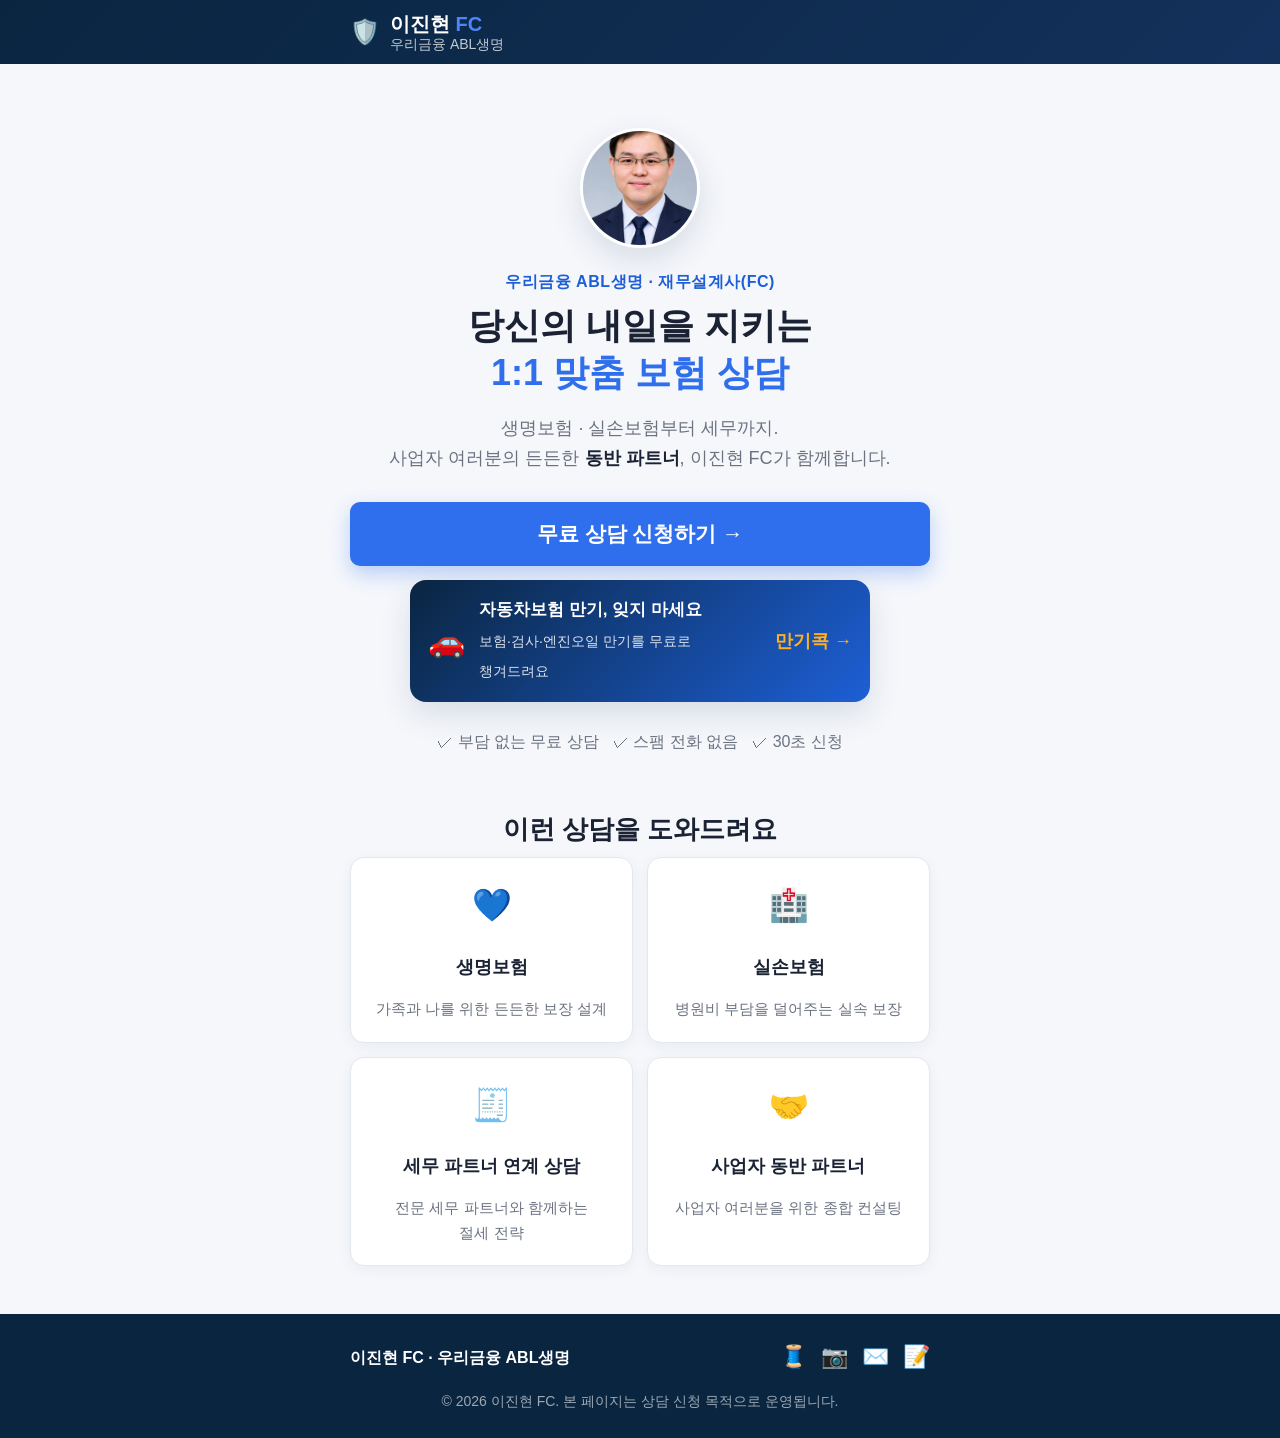
<file: index.html>
<!DOCTYPE html>
<html lang="ko">
<head>
  <meta charset="UTF-8" />
  <meta name="viewport" content="width=device-width, initial-scale=1.0" />
  <title>이진현 FC | 우리금융 ABL생명 · 무료 보험 상담</title>
  <meta
    name="description"
    content="우리금융 ABL생명 이진현 FC — 생명보험·실손보험·세무 상담, 사업자 여러분의 동반 파트너. 1:1 무료 맞춤 상담을 신청하세요."
  />

  <style>
    :root {
      --navy-900: #0a2540;
      --navy-700: #13315c;
      --blue-600: #1d5fd6;
      --blue-500: #2f6fed;
      --blue-400: #4f86f7;
      --blue-050: #eaf1fe;
      --ink: #1a2233;
      --muted: #6b7280;
      --line: #e2e8f0;
      --bg: #f5f7fb;
      --white: #ffffff;
      --red: #dc2626;
      --radius: 16px;
      --shadow: 0 12px 32px rgba(10, 37, 64, 0.12);
    }

    * {
      box-sizing: border-box;
    }

    body {
      margin: 0;
      color: var(--ink);
      font-family:
        -apple-system, BlinkMacSystemFont, "Segoe UI", Roboto,
        "Apple SD Gothic Neo", "Malgun Gothic", sans-serif;
      font-size: 18px;
      line-height: 1.7;
      word-break: keep-all;
      overflow-wrap: break-word;
      background: var(--bg);
    }

    .container {
      width: 100%;
      max-width: 620px;
      margin: 0 auto;
      padding: 0 20px;
    }

    .site-header {
      position: sticky;
      top: 0;
      z-index: 10;
      color: #fff;
      background: linear-gradient(
        135deg,
        var(--navy-900),
        var(--navy-700)
      );
    }

    .header-inner {
      display: flex;
      align-items: center;
      height: 64px;
    }

    .brand {
      display: flex;
      align-items: center;
      gap: 10px;
    }

    .brand-mark {
      font-size: 24px;
    }

    .brand-text {
      display: flex;
      flex-direction: column;
      line-height: 1.2;
    }

    .brand-text strong {
      font-size: 20px;
      font-weight: 700;
    }

    .brand-text strong em {
      color: var(--blue-400);
      font-style: normal;
    }

    .brand-text small {
      font-size: 14px;
      opacity: 0.75;
    }

    .progress {
      position: relative;
      height: 8px;
      margin: 24px 0 8px;
      background: var(--line);
      border-radius: 999px;
    }

    .progress-bar {
      width: 0;
      height: 100%;
      background: linear-gradient(
        90deg,
        var(--blue-500),
        var(--blue-400)
      );
      border-radius: 999px;
      transition: width 0.35s ease;
    }

    .progress-label {
      position: absolute;
      top: 12px;
      right: 0;
      color: var(--muted);
      font-size: 12px;
    }

    .step {
      margin: 28px 0 48px;
    }

    .card {
      padding: 28px 24px;
      background: var(--white);
      border: 1px solid var(--line);
      border-radius: var(--radius);
      box-shadow: var(--shadow);
    }

    .step h2 {
      margin: 0 0 6px;
      font-size: 26px;
      word-break: keep-all;
      text-wrap: balance;
    }

    .hint {
      margin: 0 0 20px;
      color: var(--muted);
      font-size: 17px;
      word-break: keep-all;
    }

    .hero {
      display: flex;
      flex-direction: column;
      align-items: center;
      padding: 36px 0 8px;
      text-align: center;
    }

    .hero > * {
      width: 100%;
    }

    .hero-photo {
      display: flex;
      justify-content: center;
      margin-bottom: 20px;
    }

    .photo-placeholder {
      display: flex;
      align-items: center;
      justify-content: center;
      width: 120px;
      height: 120px;
      overflow: hidden;
      background: var(--blue-050);
      border: 3px solid var(--white);
      border-radius: 50%;
      box-shadow: var(--shadow);
    }

    .photo-placeholder img {
      display: block;
      width: 100%;
      height: 100%;
      object-fit: cover;
    }

    .eyebrow {
      margin: 0 0 8px;
      color: var(--blue-600);
      font-size: 16px;
      font-weight: 700;
      letter-spacing: 0.5px;
      word-break: keep-all;
    }

    .hero h1 {
      margin: 0 0 16px;
      font-size: 36px;
      line-height: 1.3;
      word-break: keep-all;
      text-wrap: balance;
    }

    .hero .accent {
      color: var(--blue-500);
    }

    .lead {
      max-width: 520px;
      margin: 0 auto 28px;
      color: var(--muted);
      font-size: 18px;
      word-break: keep-all;
      text-wrap: pretty;
    }

    .lead strong {
      color: var(--ink);
    }

    .trust {
      display: flex;
      flex-wrap: wrap;
      justify-content: center;
      gap: 14px;
      padding: 0;
      margin: 26px 0 0;
      color: var(--muted);
      font-size: 16px;
      word-break: keep-all;
      list-style: none;
    }

    .services {
      margin-top: 44px;
    }

    .mangikok-card {
      display: flex;
      align-items: center;
      gap: 14px;
      box-sizing: border-box;
      max-width: 460px;
      margin: 14px auto 0;
      padding: 16px 18px;
      text-align: left;
      color: var(--white);
      text-decoration: none;
      background: linear-gradient(135deg, var(--navy-900), var(--blue-600));
      border-radius: var(--radius);
      box-shadow: var(--shadow);
    }

    .mangikok-card .mk-ico { font-size: 30px; }
    .mangikok-card .mk-text { flex: 1; min-width: 0; }
    .mangikok-card .mk-text strong { display: block; font-size: 17px; }
    .mangikok-card .mk-text span { font-size: 14px; opacity: 0.85; }
    .mangikok-card .mk-go { font-weight: 700; color: #ffb020; white-space: nowrap; }

    .section-title {
      margin: 0 0 20px;
      font-size: 24px;
      text-align: center;
      word-break: keep-all;
    }

    .service-grid {
      display: grid;
      grid-template-columns: 1fr 1fr;
      gap: 14px;
    }

    .service-card {
      display: flex;
      flex-direction: column;
      align-items: center;
      min-width: 0;
      padding: 20px 14px;
      text-align: center;
      background: var(--white);
      border: 1px solid var(--line);
      border-radius: 14px;
      box-shadow: 0 4px 14px rgba(10, 37, 64, 0.05);
    }

    .service-card .s-ico {
      display: block;
      margin-bottom: 8px;
      font-size: 32px;
    }

    .service-card strong {
      display: flex;
      align-items: center;
      justify-content: center;
      min-height: 52px;
      margin-bottom: 4px;
      font-size: 18px;
      line-height: 1.45;
      word-break: keep-all;
      text-wrap: balance;
    }

    .service-card p {
      margin: 0;
      color: var(--muted);
      font-size: 15px;
      line-height: 1.65;
      word-break: keep-all;
      text-wrap: pretty;
    }

    .field {
      margin-bottom: 14px;
    }

    .field label {
      display: block;
      margin-bottom: 8px;
      font-size: 17px;
      font-weight: 600;
      word-break: keep-all;
    }

    input[type="text"],
    input[type="tel"],
    input[type="email"] {
      width: 100%;
      padding: 15px 16px;
      font-size: 18px;
      border: 1.5px solid var(--line);
      border-radius: 10px;
      outline: none;
      transition:
        border-color 0.2s,
        box-shadow 0.2s;
    }

    input:focus {
      border-color: var(--blue-500);
      box-shadow: 0 0 0 3px var(--blue-050);
    }

    .error {
      min-height: 20px;
      margin: 6px 0 0;
      color: var(--red);
      font-size: 15px;
    }

    .options {
      display: grid;
      grid-template-columns: 1fr 1fr;
      gap: 10px;
    }

    .option {
      padding: 15px 12px;
      font-size: 17px;
      text-align: center;
      word-break: keep-all;
      cursor: pointer;
      background: var(--white);
      border: 1.5px solid var(--line);
      border-radius: 12px;
      transition: all 0.18s;
    }

    .option:hover {
      border-color: var(--blue-400);
    }

    .option.selected {
      color: var(--navy-700);
      font-weight: 600;
      background: var(--blue-050);
      border-color: var(--blue-500);
    }

    .consent-box {
      padding: 16px 18px;
      margin-bottom: 18px;
      font-size: 16px;
      word-break: keep-all;
      background: var(--bg);
      border-radius: 12px;
    }

    .consent-box p {
      margin: 4px 0;
    }

    .consent-box .small-note {
      margin-top: 10px;
      color: var(--muted);
      font-size: 14px;
    }

    .field.checkbox {
      margin-bottom: 10px;
    }

    .field.checkbox label {
      display: flex;
      align-items: flex-start;
      gap: 8px;
      font-size: 16px;
      font-weight: 400;
      cursor: pointer;
    }

    .field.checkbox input {
      flex: 0 0 auto;
      width: 18px;
      height: 18px;
      margin-top: 4px;
    }

    .btn {
      padding: 15px 22px;
      font-size: 18px;
      font-weight: 600;
      word-break: keep-all;
      cursor: pointer;
      border: none;
      border-radius: 10px;
      transition:
        transform 0.08s,
        background 0.2s;
    }

    .btn:active {
      transform: translateY(1px);
    }

    .btn-primary {
      color: #fff;
      background: var(--blue-500);
    }

    .btn-primary:hover {
      background: var(--blue-600);
    }

    .btn-ghost {
      color: var(--muted);
      background: transparent;
    }

    .btn-ghost:hover {
      color: var(--ink);
    }

    .btn-lg {
      padding: 18px 38px;
      font-size: 21px;
      box-shadow: 0 8px 20px rgba(47, 111, 237, 0.3);
    }

    .actions {
      display: flex;
      align-items: center;
      justify-content: space-between;
      gap: 12px;
      margin-top: 26px;
    }

    .done {
      text-align: center;
    }

    .done-icon {
      margin-bottom: 8px;
      font-size: 56px;
    }

    .summary-box {
      padding: 16px;
      margin: 20px 0;
      font-size: 16px;
      text-align: left;
      background: var(--bg);
      border-radius: 12px;
    }

    .summary-box div {
      display: flex;
      justify-content: space-between;
      gap: 12px;
      padding: 5px 0;
      border-bottom: 1px dashed var(--line);
    }

    .summary-box div:last-child {
      border-bottom: none;
    }

    .summary-box span:last-child {
      font-weight: 600;
      text-align: right;
    }

    .contact-title {
      margin: 24px 0 14px;
      font-size: 18px;
      font-weight: 600;
      text-align: center;
      word-break: keep-all;
    }

    .contact-links {
      display: grid;
      grid-template-columns: 1fr 1fr;
      gap: 12px;
    }

    .contact-btn {
      display: flex;
      align-items: center;
      justify-content: center;
      gap: 6px;
      padding: 15px;
      color: #fff;
      font-size: 17px;
      font-weight: 600;
      text-align: center;
      word-break: keep-all;
      text-decoration: none;
      border-radius: 12px;
      transition: opacity 0.2s;
    }

    .contact-btn:hover {
      opacity: 0.9;
    }

    .contact-btn.kakao {
      grid-column: 1 / -1;
      color: #191919;
      background: #fee500;
    }

    .contact-btn.threads {
      background: #101010;
    }

    .contact-btn.insta {
      background: linear-gradient(
        45deg,
        #f09433,
        #dc2743,
        #bc1888
      );
    }

    .contact-btn.mail {
      background: #03c75a;
    }

    .contact-btn.blog {
      background: #19ce60;
    }

    .site-footer {
      padding: 24px 0;
      margin-top: 40px;
      color: #fff;
      background: var(--navy-900);
    }

    .footer-contact {
      display: flex;
      flex-wrap: wrap;
      align-items: center;
      justify-content: space-between;
      gap: 12px;
    }

    .footer-name {
      font-size: 16px;
      font-weight: 600;
      word-break: keep-all;
    }

    .footer-links {
      display: flex;
      gap: 14px;
    }

    .footer-links a {
      font-size: 22px;
      text-decoration: none;
    }

    .footer-note {
      margin: 14px 0 0;
      color: rgba(255, 255, 255, 0.6);
      font-size: 14px;
      text-align: center;
      word-break: keep-all;
    }

    @media (max-width: 480px) {
      body {
        font-size: 17px;
      }

      .hero h1 {
        font-size: 30px;
      }

      .lead {
        font-size: 17px;
      }

      .service-grid {
        grid-template-columns: 1fr;
      }

      .service-card strong {
        min-height: auto;
      }

      .contact-links {
        grid-template-columns: 1fr;
      }

      .actions {
        align-items: stretch;
      }

      .actions .btn {
        flex: 1;
        padding-left: 12px;
        padding-right: 12px;
      }
    }
  </style>
</head>

<body>
  <header class="site-header">
    <div class="container header-inner">
      <div class="brand">
        <span class="brand-mark">🛡️</span>

        <div class="brand-text">
          <strong>이진현 <em>FC</em></strong>
          <small>우리금융 ABL생명</small>
        </div>
      </div>
    </div>
  </header>

  <main class="container">
    <div class="progress" id="progress" hidden>
      <div class="progress-bar" id="progressBar"></div>
      <span class="progress-label" id="progressLabel">1 / 3 단계</span>
    </div>

    <!-- 첫 화면 -->
    <section class="step" id="step-landing">
      <div class="hero">
        <div class="hero-photo">
          <div class="photo-placeholder">
            <img
              src="profile.jpg"
              alt="이진현 FC 프로필 사진"
            />
          </div>
        </div>

        <p class="eyebrow">
          우리금융 ABL생명 · 재무설계사(FC)
        </p>

        <h1>
          당신의 내일을 지키는<br />
          <span class="accent">1:1 맞춤 보험 상담</span>
        </h1>

        <p class="lead">
          생명보험 · 실손보험부터 세무까지.<br />
          사업자 여러분의 든든한
          <strong>동반 파트너</strong>,
          이진현 FC가 함께합니다.
        </p>

        <button
          type="button"
          class="btn btn-primary btn-lg"
          id="startBtn"
        >
          무료 상담 신청하기 →
        </button>

        <a class="mangikok-card" href="car/?utm_source=home">
          <span class="mk-ico">🚗</span>
          <span class="mk-text">
            <strong>자동차보험 만기, 잊지 마세요</strong>
            <span>보험·검사·엔진오일 만기를 무료로 챙겨드려요</span>
          </span>
          <span class="mk-go">만기콕 →</span>
        </a>

        <ul class="trust">
          <li>✓ 부담 없는 무료 상담</li>
          <li>✓ 스팸 전화 없음</li>
          <li>✓ 30초 신청</li>
        </ul>
      </div>

      <div class="services">
        <h2 class="section-title">
          이런 상담을 도와드려요
        </h2>

        <div class="service-grid">
          <div class="service-card">
            <span class="s-ico">💙</span>
            <strong>생명보험</strong>
            <p>가족과 나를 위한 든든한 보장 설계</p>
          </div>

          <div class="service-card">
            <span class="s-ico">🏥</span>
            <strong>실손보험</strong>
            <p>병원비 부담을 덜어주는 실속 보장</p>
          </div>

          <div class="service-card">
            <span class="s-ico">🧾</span>
            <strong>세무 파트너 연계 상담</strong>
            <p>전문 세무 파트너와 함께하는 절세 전략</p>
          </div>

          <div class="service-card">
            <span class="s-ico">🤝</span>
            <strong>사업자 동반 파트너</strong>
            <p>사업자 여러분을 위한 종합 컨설팅</p>
          </div>
        </div>
      </div>
    </section>

    <!-- 설문 1 -->
    <section class="step card" id="step-1" hidden>
      <h2>기본 정보를 알려주세요</h2>
      <p class="hint">
        맞춤 상담을 위해 필요한 정보입니다.
      </p>

      <div class="field">
        <label for="name">이름</label>
        <input
          type="text"
          id="name"
          placeholder="홍길동"
        />
        <p class="error" id="err-name" role="alert"></p>
      </div>

      <div class="field">
        <label for="phone">연락처</label>
        <input
          type="tel"
          id="phone"
          placeholder="010-1234-5678"
          inputmode="numeric"
        />
        <p class="error" id="err-phone" role="alert"></p>
      </div>

      <div class="field">
        <label for="email">이메일</label>
        <input
          type="email"
          id="email"
          placeholder="example@naver.com"
          inputmode="email"
        />
        <p class="error" id="err-email" role="alert"></p>
      </div>

      <div class="actions">
        <button
          type="button"
          class="btn btn-ghost"
          data-goto="landing"
        >
          ← 이전
        </button>

        <button
          type="button"
          class="btn btn-primary"
          data-next="1"
        >
          다음 →
        </button>
      </div>
    </section>

    <!-- 설문 2 -->
    <section class="step card" id="step-2" hidden>
      <h2>조금 더 알려주세요</h2>
      <p class="hint">
        정확한 보장 분석과 조회를 위해 필요한 정보입니다.
      </p>

      <div class="field">
        <label>성별</label>

        <div class="options" id="genderOptions">
          <button
            type="button"
            class="option"
            data-value="male"
          >
            남성
          </button>

          <button
            type="button"
            class="option"
            data-value="female"
          >
            여성
          </button>
        </div>

        <p class="error" id="err-gender" role="alert"></p>
      </div>

      <div class="field">
        <label>흡연 여부</label>

        <div class="options" id="smokingOptions">
          <button
            type="button"
            class="option"
            data-value="non"
          >
            비흡연
          </button>

          <button
            type="button"
            class="option"
            data-value="smoker"
          >
            흡연
          </button>
        </div>

        <p class="error" id="err-smoking" role="alert"></p>
      </div>

      <div class="field">
        <label>운전 경력</label>

        <div class="options" id="drivingOptions">
          <button
            type="button"
            class="option"
            data-value="none"
          >
            운전 안 함
          </button>

          <button
            type="button"
            class="option"
            data-value="new"
          >
            1년 미만
          </button>

          <button
            type="button"
            class="option"
            data-value="mid"
          >
            1~5년
          </button>

          <button
            type="button"
            class="option"
            data-value="exp"
          >
            5년 이상
          </button>
        </div>

        <p class="error" id="err-driving" role="alert"></p>
      </div>

      <div class="field">
        <label for="job">직업</label>
        <input
          type="text"
          id="job"
          placeholder="예: 자영업, 회사원, 프리랜서"
        />
        <p class="error" id="err-job" role="alert"></p>
      </div>

      <div class="actions">
        <button
          type="button"
          class="btn btn-ghost"
          data-goto="1"
        >
          ← 이전
        </button>

        <button
          type="button"
          class="btn btn-primary"
          data-next="2"
        >
          다음 →
        </button>
      </div>
    </section>

    <!-- 설문 3 -->
    <section class="step card" id="step-3" hidden>
      <h2>개인정보 수집·이용 동의</h2>
      <p class="hint">
        상담 진행을 위해 아래 동의가 필요합니다.
      </p>

      <div class="consent-box">
        <p>
          <strong>수집 항목:</strong>
          이름, 연락처, 이메일, 성별, 흡연 여부,
          운전 경력, 직업
        </p>

        <p>
          <strong>수집 목적:</strong>
          맞춤형 보험 상담 및 보장 분석, 상담 연락
        </p>

        <p>
          <strong>보유 기간:</strong>
          상담 완료 후 1년 보관 후 파기
        </p>

        <p class="small-note">
          ※ 건강 관련 정보(흡연 여부 등)는 민감정보로,
          별도 동의 시에만 수집됩니다.
        </p>
      </div>

      <div class="field checkbox">
        <label>
          <input
            type="checkbox"
            id="agreePrivacy"
          />
          <span>
            (필수) 개인정보 수집·이용에 동의합니다
          </span>
        </label>
      </div>

      <div class="field checkbox">
        <label>
          <input
            type="checkbox"
            id="agreeSensitive"
          />
          <span>
            (필수) 민감정보(건강·흡연 등)
            수집·이용에 동의합니다
          </span>
        </label>
      </div>

      <div class="field checkbox">
        <label>
          <input
            type="checkbox"
            id="agreeMarketing"
          />
          <span>
            (선택) 상품·이벤트 안내 수신에 동의합니다
          </span>
        </label>
      </div>

      <p class="error" id="err-agree" role="alert"></p>

      <div class="actions">
        <button
          type="button"
          class="btn btn-ghost"
          data-goto="2"
        >
          ← 이전
        </button>

        <button
          type="button"
          class="btn btn-primary"
          data-next="3"
        >
          상담 신청 완료 →
        </button>
      </div>
    </section>

    <!-- 완료 화면 -->
    <section class="step card done" id="step-done" hidden>
      <div class="done-icon">🎉</div>

      <h2>상담 신청이 완료되었어요!</h2>

      <p class="hint">
        <strong id="doneName">고객</strong>님,
        접수해 주셔서 감사합니다.<br />
        이진현 FC가 확인 후 곧 연락드리겠습니다.
      </p>

      <div class="summary-box" id="summaryBox"></div>

      <p class="contact-title">
        지금 바로 연락하고 싶으신가요?
      </p>

      <div class="contact-links">
        <a
          class="contact-btn kakao"
          href="https://open.kakao.com/o/sLpaz9Pi"
          target="_blank"
          rel="noopener"
        >
          💬 카카오톡 오픈채팅
        </a>

        <a
          class="contact-btn threads"
          href="https://www.threads.net/@jimlee2017"
          target="_blank"
          rel="noopener"
        >
          🧵 스레드 DM
        </a>

        <a
          class="contact-btn insta"
          href="https://www.instagram.com/jimlee2017"
          target="_blank"
          rel="noopener"
        >
          📷 인스타 DM
        </a>

        <a
          class="contact-btn mail"
          href="mailto:hjw1997@naver.com"
        >
          ✉️ 이메일 보내기
        </a>

        <a
          class="contact-btn blog"
          href="https://blog.naver.com/hjw1997"
          target="_blank"
          rel="noopener"
        >
          📝 네이버 블로그
        </a>
      </div>

      <button
        type="button"
        class="btn btn-ghost"
        data-goto="landing"
        style="margin-top: 20px"
      >
        처음으로
      </button>
    </section>
  </main>

  <footer class="site-footer">
    <div class="container">
      <div class="footer-contact">
        <span class="footer-name">
          이진현 FC · 우리금융 ABL생명
        </span>

        <div class="footer-links">
          <a
            href="https://www.threads.net/@jimlee2017"
            target="_blank"
            rel="noopener"
            aria-label="스레드"
          >
            🧵
          </a>

          <a
            href="https://www.instagram.com/jimlee2017"
            target="_blank"
            rel="noopener"
            aria-label="인스타그램"
          >
            📷
          </a>

          <a
            href="mailto:hjw1997@naver.com"
            aria-label="이메일"
          >
            ✉️
          </a>

          <a
            href="https://blog.naver.com/hjw1997"
            target="_blank"
            rel="noopener"
            aria-label="블로그"
          >
            📝
          </a>
        </div>
      </div>

      <p class="footer-note">
        © 2026 이진현 FC. 본 페이지는 상담 신청 목적으로 운영됩니다.
      </p>
    </div>
  </footer>

  <script>
    // 구글 시트 저장 주소 (Apps Script 웹앱 URL). car/assets/config.js 의 endpoint 와 같은 주소를 넣으세요.
    const ENDPOINT = "https://script.google.com/macros/s/AKfycbzakPTExNDdpGYg2kQ60V-EV5qto5DmmUxDGHbMhXDGkPb8B59OMfBzgdJMhpwOBHPB9Q/exec";

    const state = {
      name: "",
      phone: "",
      email: "",
      gender: null,
      smoking: null,
      driving: null,
      job: "",
    };

    const GENDER_LABELS = {
      male: "남성",
      female: "여성",
    };

    const SMOKING_LABELS = {
      non: "비흡연",
      smoker: "흡연",
    };

    const DRIVING_LABELS = {
      none: "운전 안 함",
      new: "1년 미만",
      mid: "1~5년",
      exp: "5년 이상",
    };

    const steps = document.querySelectorAll(".step");
    const progress = document.getElementById("progress");
    const progressBar = document.getElementById("progressBar");
    const progressLabel = document.getElementById("progressLabel");

    function showStep(id) {
      steps.forEach((step) => {
        step.hidden = true;
      });

      const selectedStep =
        document.getElementById("step-" + id);

      if (selectedStep) {
        selectedStep.hidden = false;
      }

      const surveySteps = {
        "1": 1,
        "2": 2,
        "3": 3,
      };

      if (surveySteps[id]) {
        const currentStep = surveySteps[id];

        progress.hidden = false;
        progressBar.style.width =
          (currentStep / 3) * 100 + "%";

        progressLabel.textContent =
          currentStep + " / 3 단계";
      } else {
        progress.hidden = true;
      }

      window.scrollTo({
        top: 0,
        behavior: "smooth",
      });
    }

    function setError(field, message) {
      const errorElement =
        document.getElementById("err-" + field);

      if (errorElement) {
        errorElement.textContent = message || "";
      }
    }

    function validateStep(step) {
      if (step === "1") {
        let isValid = true;

        const name =
          document.getElementById("name").value.trim();

        if (name.length < 2) {
          setError(
            "name",
            "이름을 정확히 입력해 주세요."
          );
          isValid = false;
        } else {
          setError("name", "");
          state.name = name;
        }

        const phone =
          document.getElementById("phone").value.trim();

        const phoneDigits =
          phone.replace(/[^0-9]/g, "");

        if (
          phoneDigits.length < 10 ||
          phoneDigits.length > 11
        ) {
          setError(
            "phone",
            "올바른 연락처를 입력해 주세요."
          );
          isValid = false;
        } else {
          setError("phone", "");
          state.phone = phone;
        }

        const email =
          document.getElementById("email").value.trim();

        const emailIsValid =
          /^[^\s@]+@[^\s@]+\.[^\s@]+$/.test(email);

        if (!emailIsValid) {
          setError(
            "email",
            "올바른 이메일 주소를 입력해 주세요."
          );
          isValid = false;
        } else {
          setError("email", "");
          state.email = email;
        }

        return isValid;
      }

      if (step === "2") {
        let isValid = true;

        if (!state.gender) {
          setError(
            "gender",
            "성별을 선택해 주세요."
          );
          isValid = false;
        } else {
          setError("gender", "");
        }

        if (!state.smoking) {
          setError(
            "smoking",
            "흡연 여부를 선택해 주세요."
          );
          isValid = false;
        } else {
          setError("smoking", "");
        }

        if (!state.driving) {
          setError(
            "driving",
            "운전 경력을 선택해 주세요."
          );
          isValid = false;
        } else {
          setError("driving", "");
        }

        const job =
          document.getElementById("job").value.trim();

        if (job.length < 1) {
          setError(
            "job",
            "직업을 입력해 주세요."
          );
          isValid = false;
        } else {
          setError("job", "");
          state.job = job;
        }

        return isValid;
      }

      if (step === "3") {
        const agreedPrivacy =
          document.getElementById(
            "agreePrivacy"
          ).checked;

        const agreedSensitive =
          document.getElementById(
            "agreeSensitive"
          ).checked;

        if (!agreedPrivacy || !agreedSensitive) {
          setError(
            "agree",
            "필수 항목에 모두 동의해 주세요."
          );
          return false;
        }

        setError("agree", "");
        return true;
      }

      return true;
    }

    function wireOptions(containerId, stateKey) {
      const container =
        document.getElementById(containerId);

      container
        .querySelectorAll(".option")
        .forEach((button) => {
          button.addEventListener("click", () => {
            container
              .querySelectorAll(".option")
              .forEach((option) => {
                option.classList.remove("selected");
              });

            button.classList.add("selected");
            state[stateKey] = button.dataset.value;
            setError(stateKey, "");
          });
        });
    }

    wireOptions("genderOptions", "gender");
    wireOptions("smokingOptions", "smoking");
    wireOptions("drivingOptions", "driving");

    function escapeHtml(value) {
      const element = document.createElement("div");
      element.textContent = value;
      return element.innerHTML;
    }

    function renderSummary() {
      document.getElementById(
        "doneName"
      ).textContent = state.name;

      const summaryBox =
        document.getElementById("summaryBox");

      summaryBox.innerHTML =
        "<div><span>이름</span><span>" +
        escapeHtml(state.name) +
        "</span></div>" +

        "<div><span>연락처</span><span>" +
        escapeHtml(state.phone) +
        "</span></div>" +

        "<div><span>이메일</span><span>" +
        escapeHtml(state.email) +
        "</span></div>" +

        "<div><span>성별</span><span>" +
        GENDER_LABELS[state.gender] +
        "</span></div>" +

        "<div><span>흡연 여부</span><span>" +
        SMOKING_LABELS[state.smoking] +
        "</span></div>" +

        "<div><span>운전 경력</span><span>" +
        DRIVING_LABELS[state.driving] +
        "</span></div>" +

        "<div><span>직업</span><span>" +
        escapeHtml(state.job) +
        "</span></div>";
    }

    document
      .getElementById("startBtn")
      .addEventListener("click", () => {
        showStep("1");
      });

    document
      .querySelectorAll("[data-next]")
      .forEach((button) => {
        button.addEventListener("click", () => {
          const step = button.dataset.next;

          if (!validateStep(step)) {
            return;
          }

          if (step === "3") {
            submitConsult(button);
          } else {
            showStep(
              String(Number(step) + 1)
            );
          }
        });
      });

    document
      .querySelectorAll("[data-goto]")
      .forEach((button) => {
        button.addEventListener("click", () => {
          const target = button.dataset.goto;

          if (target === "landing") {
            resetFunnel();
          }

          showStep(target);
        });
      });

    // 010 1234 5678, 010.1234.5678 처럼 입력해도 010-1234-5678 로 맞춰서 보냅니다.
    function formatPhone(value) {
      const d = value.replace(/[^0-9]/g, "");
      if (d.length === 11) return d.slice(0, 3) + "-" + d.slice(3, 7) + "-" + d.slice(7);
      if (d.length === 10 && d.startsWith("02")) return d.slice(0, 2) + "-" + d.slice(2, 6) + "-" + d.slice(6);
      if (d.length === 10) return d.slice(0, 3) + "-" + d.slice(3, 6) + "-" + d.slice(6);
      return value;
    }

    async function submitConsult(button) {
      const label = button.textContent;
      button.disabled = true;
      button.textContent = "신청 중…";

      const params = new URLSearchParams(location.search);
      const payload = {
        type: "home",
        name: state.name,
        phone: formatPhone(state.phone),
        email: state.email,
        gender: GENDER_LABELS[state.gender],
        smoking: SMOKING_LABELS[state.smoking],
        driving: DRIVING_LABELS[state.driving],
        job: state.job,
        agreePrivacy: "Y",
        agreeSensitive: "Y",
        agreeMarketing: document.getElementById("agreeMarketing").checked ? "Y" : "N",
        tracking: {
          utm_source: params.get("utm_source") || "",
          utm_medium: params.get("utm_medium") || "",
          utm_campaign: params.get("utm_campaign") || "",
        },
      };

      try {
        if (ENDPOINT) {
          await fetch(ENDPOINT, {
            method: "POST",
            mode: "no-cors",
            headers: { "Content-Type": "text/plain;charset=utf-8" },
            body: JSON.stringify(payload),
          });
        } else {
          console.warn("[상담 페이지] ENDPOINT가 비어 있어 신청 내용이 저장되지 않았습니다.", payload);
        }
        renderSummary();
        showStep("done");
      } catch (error) {
        setError(
          "agree",
          "신청을 보내지 못했어요. 인터넷 연결을 확인하고 다시 눌러주세요."
        );
      } finally {
        button.disabled = false;
        button.textContent = label;
      }
    }

    function resetFunnel() {
      Object.assign(state, {
        name: "",
        phone: "",
        email: "",
        gender: null,
        smoking: null,
        driving: null,
        job: "",
      });

      [
        "name",
        "phone",
        "email",
        "job",
      ].forEach((id) => {
        const element =
          document.getElementById(id);

        if (element) {
          element.value = "";
        }
      });

      [
        "agreePrivacy",
        "agreeSensitive",
        "agreeMarketing",
      ].forEach((id) => {
        const element =
          document.getElementById(id);

        if (element) {
          element.checked = false;
        }
      });

      document
        .querySelectorAll(".option.selected")
        .forEach((option) => {
          option.classList.remove("selected");
        });

      [
        "name",
        "phone",
        "email",
        "gender",
        "smoking",
        "driving",
        "job",
        "agree",
      ].forEach((field) => {
        setError(field, "");
      });
    }

    showStep("landing");
  </script>
</body>
</html>
</file>
